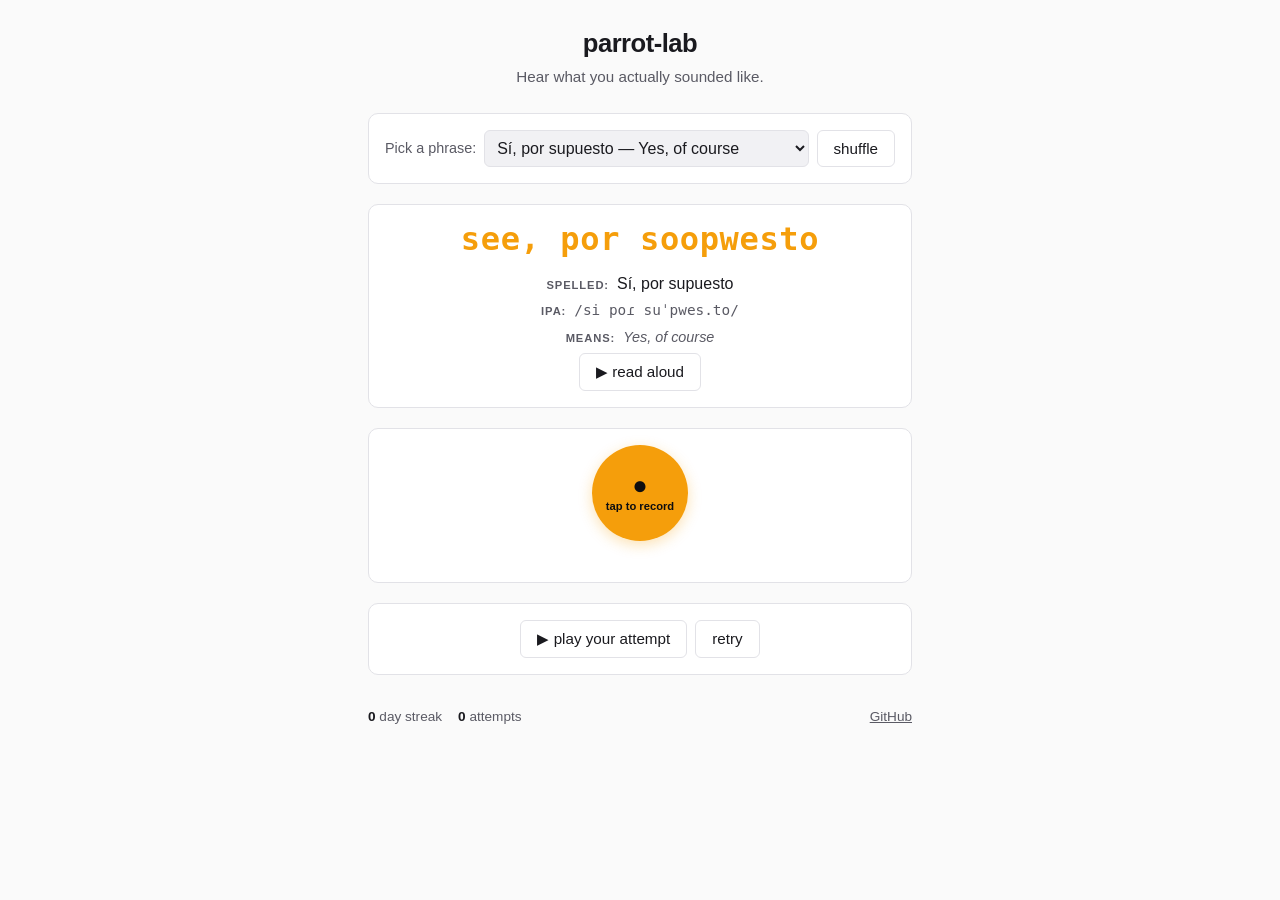
<file: web/index.html>
<!doctype html>
<html lang="en">
<head>
  <meta charset="utf-8">
  <meta name="viewport" content="width=device-width, initial-scale=1, viewport-fit=cover">
  <meta name="description" content="parrot-lab — pronunciation practice for English speakers learning Spanish. Hear what you actually sounded like.">
  <meta name="theme-color" content="#0e0e10">
  <title>parrot-lab</title>
  <link rel="stylesheet" href="css/style.css?v=m9h">
</head>
<body>
  <header class="site-header">
    <h1 class="site-title">parrot-lab</h1>
    <p class="site-tagline">Hear what you actually sounded like.</p>
  </header>

  <main class="app">
    <section class="phrase-picker" aria-label="Phrase picker">
      <label for="phrase-select" class="picker-label">Pick a phrase:</label>
      <select id="phrase-select" class="phrase-select" aria-live="polite">
        <option value="">loading sample phrases…</option>
      </select>
      <button id="phrase-shuffle" class="btn btn-secondary" type="button" aria-label="Shuffle phrase">shuffle</button>
    </section>

    <section class="current-phrase" aria-label="Current phrase">
      <div class="phrase-respelling" id="phrase-respelling" aria-label="English respelling — say it like this">—</div>
      <div class="phrase-line">
        <span class="phrase-line-label">spelled:</span>
        <span class="phrase-text" id="phrase-text" aria-live="polite"></span>
      </div>
      <div class="phrase-line">
        <span class="phrase-line-label">IPA:</span>
        <span class="phrase-ipa" id="phrase-ipa" aria-label="IPA pronunciation"></span>
      </div>
      <div class="phrase-line">
        <span class="phrase-line-label">means:</span>
        <span class="phrase-gloss" id="phrase-gloss" aria-label="English meaning"></span>
      </div>
      <button id="read-aloud" class="btn btn-secondary" type="button" aria-label="Hear the phrase read aloud">
        <span aria-hidden="true">▶</span> read aloud
      </button>
    </section>

    <section class="record-section" aria-label="Record your attempt">
      <button id="record-button" class="mic-button" type="button" aria-label="Start recording" aria-pressed="false">
        <span class="mic-icon" aria-hidden="true">●</span>
        <span class="mic-label">tap to record</span>
      </button>
      <div id="recording-indicator" class="recording-indicator" hidden>
        <span class="rec-dot" aria-hidden="true"></span> recording…
      </div>
      <div id="status-message" class="status-message" role="status" aria-live="polite"></div>
    </section>

    <section class="playback-controls" id="playback-controls" hidden aria-label="Playback">
      <button id="playback-button" class="btn btn-secondary" type="button">▶ play your attempt</button>
      <button id="retry-button" class="btn btn-secondary" type="button">retry</button>
    </section>

    <section class="results" aria-label="Results" hidden id="results-section">
      <div id="score-display" class="score-display" aria-live="polite"></div>
      <div id="sounded-like-display" class="sounded-like" aria-live="polite"></div>
      <ul id="mistakes-list" class="mistakes-list"></ul>
      <div id="progress-bar" class="progress-bar" hidden>
        <div class="progress-fill"></div>
      </div>
    </section>
  </main>

  <footer class="site-footer">
    <div class="stats">
      <span class="stat"><strong id="streak-counter">0</strong> day streak</span>
      <span class="stat"><strong id="attempt-counter">0</strong> attempts</span>
    </div>
    <a href="https://github.com/chunky-metro/parrot-lab" rel="noopener" target="_blank">GitHub</a>
  </footer>

  <script src="js/storage.js?v=m9h"></script>
  <script src="js/audio.js?v=m9h"></script>
  <script src="js/api.js?v=m9h"></script>
  <script src="js/score.js?v=m9h"></script>
  <script src="js/app.js?v=m9h"></script>
</body>
</html>
</file>
<file: web/css/style.css>
:root {
  --bg: #0e0e10;
  --surface: #18181b;
  --surface-2: #232328;
  --text: #ececf1;
  --text-dim: #a0a0aa;
  --accent: #f59e0b;
  --accent-hover: #fbbf24;
  --border: #2a2a30;
  --green: #22c55e;
  --yellow: #eab308;
  --red: #ef4444;
  --mono: ui-monospace, SFMono-Regular, "SF Mono", Menlo, Consolas, monospace;
  --sans: -apple-system, BlinkMacSystemFont, "Segoe UI", Roboto, "Helvetica Neue", Arial, sans-serif;
  --radius: 10px;
}

@media (prefers-color-scheme: light) {
  :root {
    --bg: #fafafa;
    --surface: #ffffff;
    --surface-2: #f1f1f4;
    --text: #1a1a1f;
    --text-dim: #5a5a64;
    --border: #e2e2e7;
  }
}

* { box-sizing: border-box; }

html, body {
  margin: 0;
  padding: 0;
  background: var(--bg);
  color: var(--text);
  font-family: var(--sans);
  line-height: 1.5;
  -webkit-font-smoothing: antialiased;
}

.site-header {
  text-align: center;
  padding: 1.5rem 1rem 0.5rem;
}

.site-title {
  font-size: 1.6rem;
  margin: 0;
  font-weight: 700;
  letter-spacing: -0.02em;
}

.site-tagline {
  margin: 0.25rem 0 0;
  color: var(--text-dim);
  font-size: 0.95rem;
}

.app {
  max-width: 36rem;
  margin: 0 auto;
  padding: 1rem;
  display: flex;
  flex-direction: column;
  gap: 1.25rem;
}

section {
  background: var(--surface);
  border: 1px solid var(--border);
  border-radius: var(--radius);
  padding: 1rem;
}

.phrase-picker {
  display: flex;
  gap: 0.5rem;
  align-items: center;
  flex-wrap: wrap;
}

.picker-label { font-size: 0.9rem; color: var(--text-dim); }

.phrase-select {
  flex: 1;
  min-width: 12rem;
  padding: 0.5rem;
  background: var(--surface-2);
  color: var(--text);
  border: 1px solid var(--border);
  border-radius: 6px;
  font-size: 1rem;
}

.current-phrase { text-align: center; }

.phrase-respelling {
  font-family: var(--mono);
  font-size: 2rem;
  font-weight: 700;
  color: var(--accent);
  letter-spacing: 0.02em;
  margin-bottom: 0.85rem;
  line-height: 1.15;
}
.phrase-line {
  display: flex;
  align-items: baseline;
  justify-content: center;
  gap: 0.5rem;
  margin: 0.3rem 0;
  flex-wrap: wrap;
}
.phrase-line-label {
  font-size: 0.7rem;
  text-transform: uppercase;
  letter-spacing: 0.08em;
  color: var(--text-dim);
  font-weight: 600;
}
.phrase-text { font-size: 1rem; font-weight: 500; color: var(--text); }
.phrase-ipa { font-family: var(--mono); color: var(--text-dim); font-size: 0.9rem; }
.phrase-gloss { font-style: italic; color: var(--text-dim); font-size: 0.9rem; }

.record-section { text-align: center; }

.mic-button {
  display: inline-flex;
  flex-direction: column;
  align-items: center;
  justify-content: center;
  width: 96px;
  height: 96px;
  border-radius: 50%;
  background: var(--accent);
  color: #0e0e10;
  border: none;
  font-weight: 700;
  cursor: pointer;
  font-size: 0.85rem;
  transition: transform 0.1s, background 0.2s;
  box-shadow: 0 4px 14px rgba(245, 158, 11, 0.3);
}
.mic-button:hover { background: var(--accent-hover); }
.mic-button:active { transform: scale(0.96); }
.mic-button[aria-pressed="true"] {
  background: var(--red);
  animation: pulse 1.2s ease-in-out infinite;
}
.mic-icon { font-size: 1.6rem; line-height: 1; margin-bottom: 0.15rem; }
.mic-label { font-size: 0.7rem; line-height: 1; }

@keyframes pulse {
  0%, 100% { box-shadow: 0 4px 14px rgba(239, 68, 68, 0.4); }
  50%      { box-shadow: 0 4px 22px rgba(239, 68, 68, 0.7); }
}

.recording-indicator {
  margin-top: 0.5rem;
  color: var(--red);
  font-size: 0.9rem;
}
.rec-dot {
  display: inline-block;
  width: 8px; height: 8px;
  background: var(--red);
  border-radius: 50%;
  margin-right: 0.4rem;
  animation: blink 1s ease-in-out infinite;
}
@keyframes blink { 0%, 100% { opacity: 1; } 50% { opacity: 0.3; } }

.status-message { margin-top: 0.5rem; color: var(--text-dim); font-size: 0.9rem; min-height: 1.2em; }

.playback-controls {
  display: flex;
  gap: 0.5rem;
  justify-content: center;
}

.btn {
  background: var(--surface-2);
  color: var(--text);
  border: 1px solid var(--border);
  border-radius: 6px;
  padding: 0.55rem 1rem;
  font-size: 0.95rem;
  cursor: pointer;
  font-family: inherit;
}
.btn:hover { background: var(--border); }
.btn-secondary { background: transparent; }

.results { text-align: center; }

.score-display {
  font-size: 3rem;
  font-weight: 800;
  line-height: 1;
  margin-bottom: 0.25rem;
  transition: color 0.3s;
}
.score-display.score-low    { color: var(--red); }
.score-display.score-mid    { color: var(--yellow); }
.score-display.score-high   { color: var(--green); }

.sounded-like {
  font-family: var(--mono);
  font-size: 1.1rem;
  margin: 0.5rem 0;
  color: var(--text-dim);
}
.sounded-like strong {
  color: var(--text);
  background: var(--surface-2);
  padding: 0.15rem 0.4rem;
  border-radius: 4px;
}

.mistakes-list {
  list-style: none;
  padding: 0;
  margin: 0.5rem 0 0;
  text-align: left;
}
.mistakes-list li {
  padding: 0.5rem 0.75rem;
  margin: 0.25rem 0;
  background: var(--surface-2);
  border-left: 3px solid var(--yellow);
  border-radius: 4px;
  font-size: 0.9rem;
}

.progress-bar {
  margin-top: 0.75rem;
  background: var(--surface-2);
  border-radius: 999px;
  height: 6px;
  overflow: hidden;
}
.progress-fill {
  height: 100%;
  background: var(--accent);
  width: 0;
  transition: width 0.4s;
}

.site-footer {
  max-width: 36rem;
  margin: 1rem auto 2rem;
  padding: 0 1rem;
  display: flex;
  justify-content: space-between;
  align-items: center;
  font-size: 0.85rem;
  color: var(--text-dim);
}
.stats { display: flex; gap: 1rem; }
.stat strong { color: var(--text); }
.site-footer a { color: var(--text-dim); }

@media (max-width: 480px) {
  .phrase-text { font-size: 1.35rem; }
  .score-display { font-size: 2.5rem; }
}
</file>
